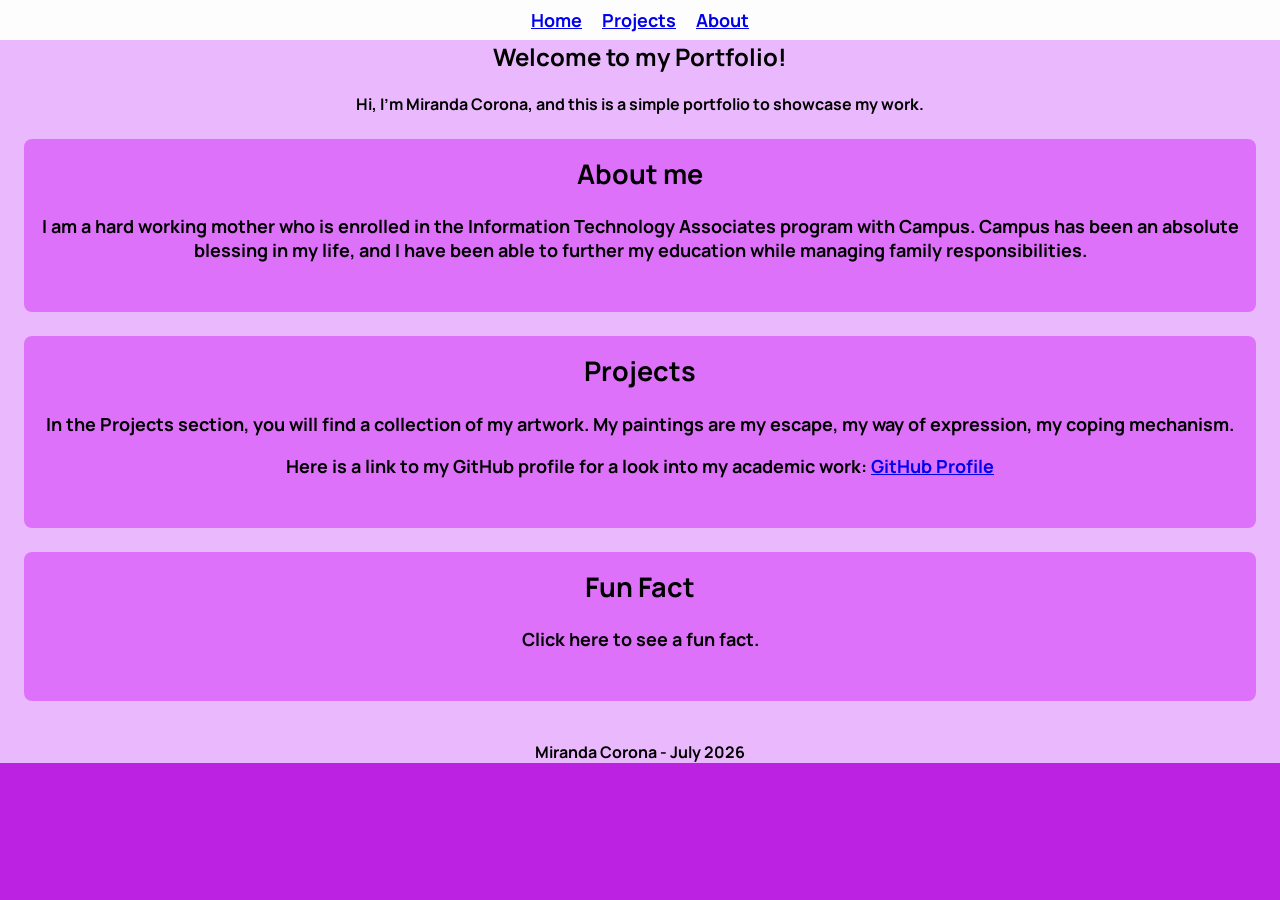
<file: index.html>
<!DOCTYPE html>
<html lang=en class="whole">
<head>
    <title>My Portfolio</title>
    <link rel="stylesheet" href="assets/css/style.css">
      <script src="assets/scripts/script.js" defer></script>
</head>
<body>
    <header>
        <nav class="navsection" aria-label="Main navigation">
            <button class="nav-toggle" type="button" aria-expanded="false" aria-controls="mainNav">Menu</button>
            <div id="mainNav" class="nav-links">
                <a href="index.html">Home</a>
                <a href="assets/pages/work.html">Projects</a>
                <a href="assets/pages/about.html">About</a>
            </div>
        </nav>
    </header>

    <main>
        <section class="conrol">
            <h1>Welcome to my Portfolio!</h1>
            <p>Hi, I'm Miranda Corona, and this is a simple portfolio to showcase my work.</p>
        </section>

        <section class="control">
            <h2>About me</h2>
            <p>I am a hard working mother who is enrolled in the Information Technology Associates program with Campus. Campus has been an absolute blessing in my life, and I have been able to further my education while managing family responsibilities.</p>
        </section>

        <section class="control">
            <h2>Projects</h2>
            <p>In the Projects section, you will find a collection of my artwork. My paintings are my escape, my way of expression, my coping mechanism.</p>
            <p>Here is a link to my GitHub profile for a look into my academic work: <a href="https://github.com/mirandacorona"> GitHub Profile</a></p>
        </section>

        <section class="control" id="funFactSection" role="button" tabindex="0" aria-label="Show a fun fact">
            <h2>Fun Fact</h2>
            <p id="funFact">Click here to see a fun fact.</p>
        </section>

    </main>

    <footer>Miranda Corona - July 2026</footer>
</body>
</html>
</file>
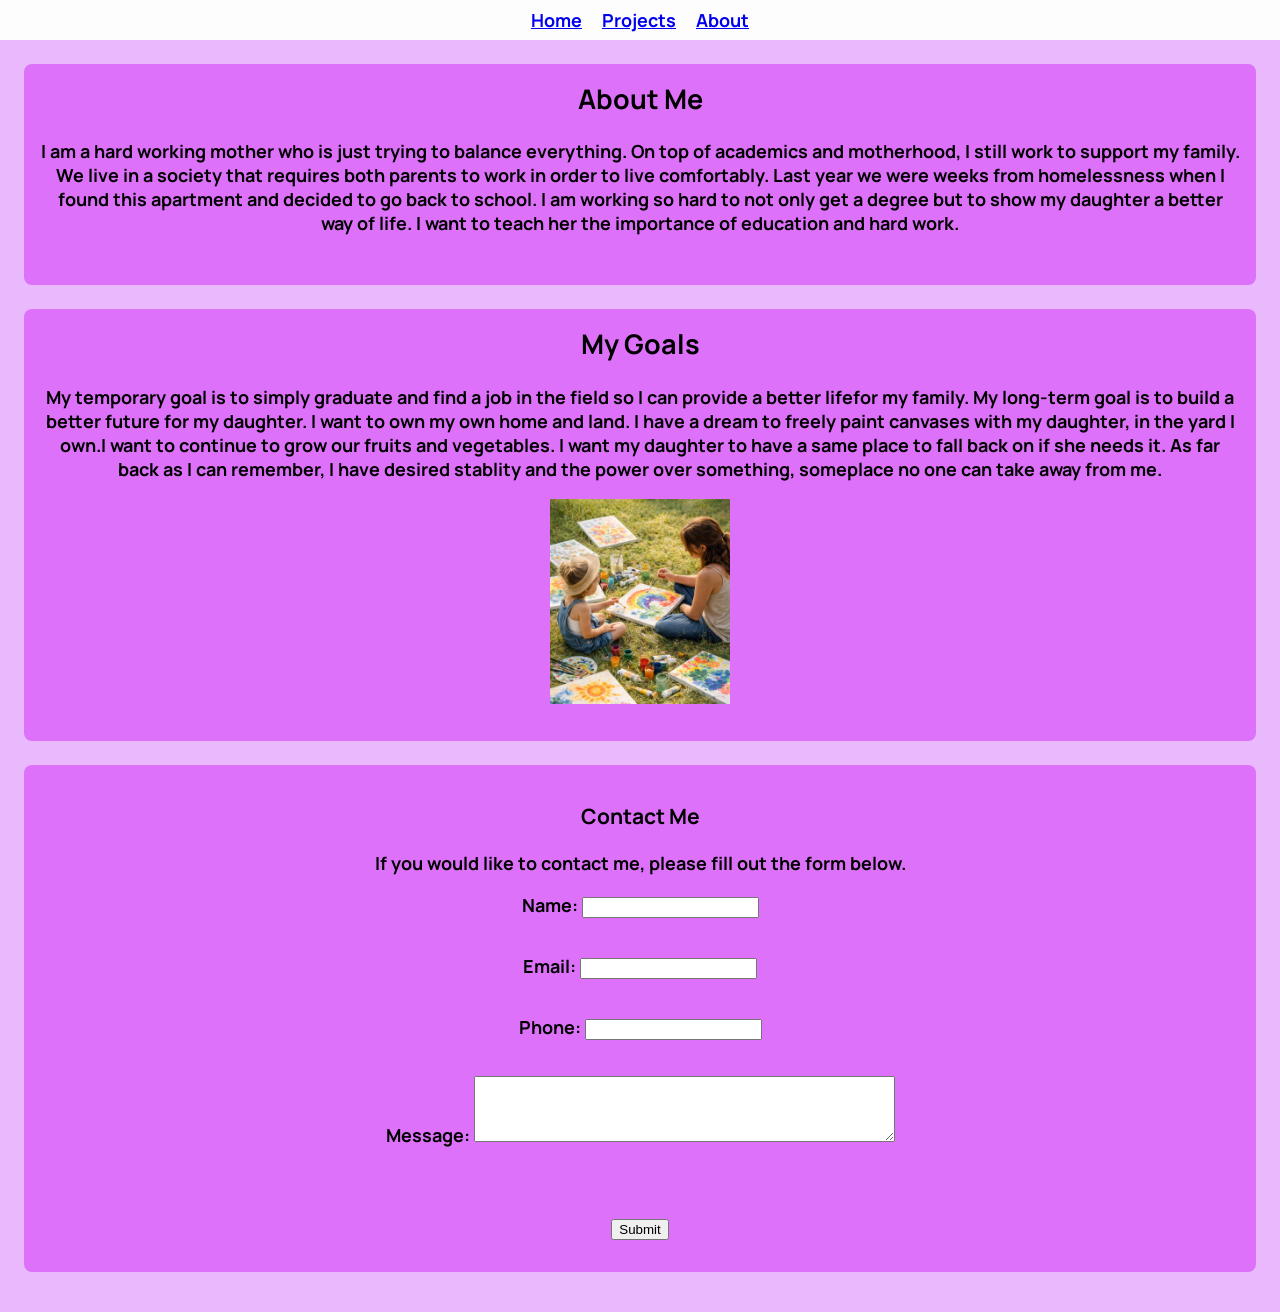
<file: assets/pages/about.html>
<!DOCTYPE html>
<html lang=en class="whole">
<head>
    <title>About Me</title>
    <link rel="stylesheet" href="../../assets/css/style.css">
    <script src="../../assets/scripts/script.js" defer></script>
</head>
<body>
    <header>
        <nav class="navsection" aria-label="Main navigation">
            <button class="nav-toggle" type="button" aria-expanded="false" aria-controls="mainNav">Menu</button>
            <div id="mainNav" class="nav-links">
                <a href="../../index.html">Home</a>
                <a href="../../assets/pages/work.html">Projects</a>
                <a href="../../assets/pages/about.html">About</a>
            </div>
        </nav>
    </header>

    <main>
        <section class="control">
            <h1>About Me</h1>
            <p>I am a hard working mother who is just trying to balance everything. On top of academics and motherhood, I still work to support my family. We live in a society that requires both parents to work in order to live comfortably. Last year we were weeks from homelessness when I found this apartment and decided to go back to school. I am working so hard to not only get a degree but to show my daughter a better way of life. I want to teach her the importance of education and hard work.</p>
        </section>

        <section class="control">
            <h2>My Goals</h2>
            <p>My temporary goal is to simply graduate and find a job in the field so I can provide a better lifefor my family.  My long-term goal is to build a better future for my daughter. I want to own my own home and land. I have a dream to freely paint canvases with my daughter, in the yard I own.I want to continue to grow our fruits and vegetables. I want my daughter to have a same place to fall back on if she needs it. As far back as I can remember, I have desired stablity and the power over something, someplace no one can take away from me.</p>
        <img src="../../assets/images/paintingtogether.png" alt="A photo of a mother and daughter painting together in a field." width="180" height="200">
        </section>
    <section class="control">
         <h3>Contact Me </h3>
            <p> If you would like to contact me, please fill out the form below.</p>
            <form id="contactForm" novalidate>
                <label for="name">Name:</label>
                <input type="text" id="name" name="name" aria-describedby="nameError"><br>
                <p id="nameError" class="field-error" aria-live="polite"></p>

                <label for="email">Email:</label>
                <input type="email" id="email" name="email" aria-describedby="emailError"><br>
                <p id="emailError" class="field-error" aria-live="polite"></p>

                <label for="phone">Phone:</label>
                <input type="tel" id="phone" name="phone" aria-describedby="phoneError"><br>
                <p id="phoneError" class="field-error" aria-live="polite"></p>

                <label for="message">Message:</label>
                <textarea id="message" name="message" rows="4" cols="50" aria-describedby="messageError"></textarea><br>
                <p id="messageError" class="field-error" aria-live="polite"></p>

                <p id="formStatus" class="form-status" aria-live="polite"></p>
                <input type="submit" value="Submit">
            </form>
</section>
    </main>
</body>
</html>
</file>
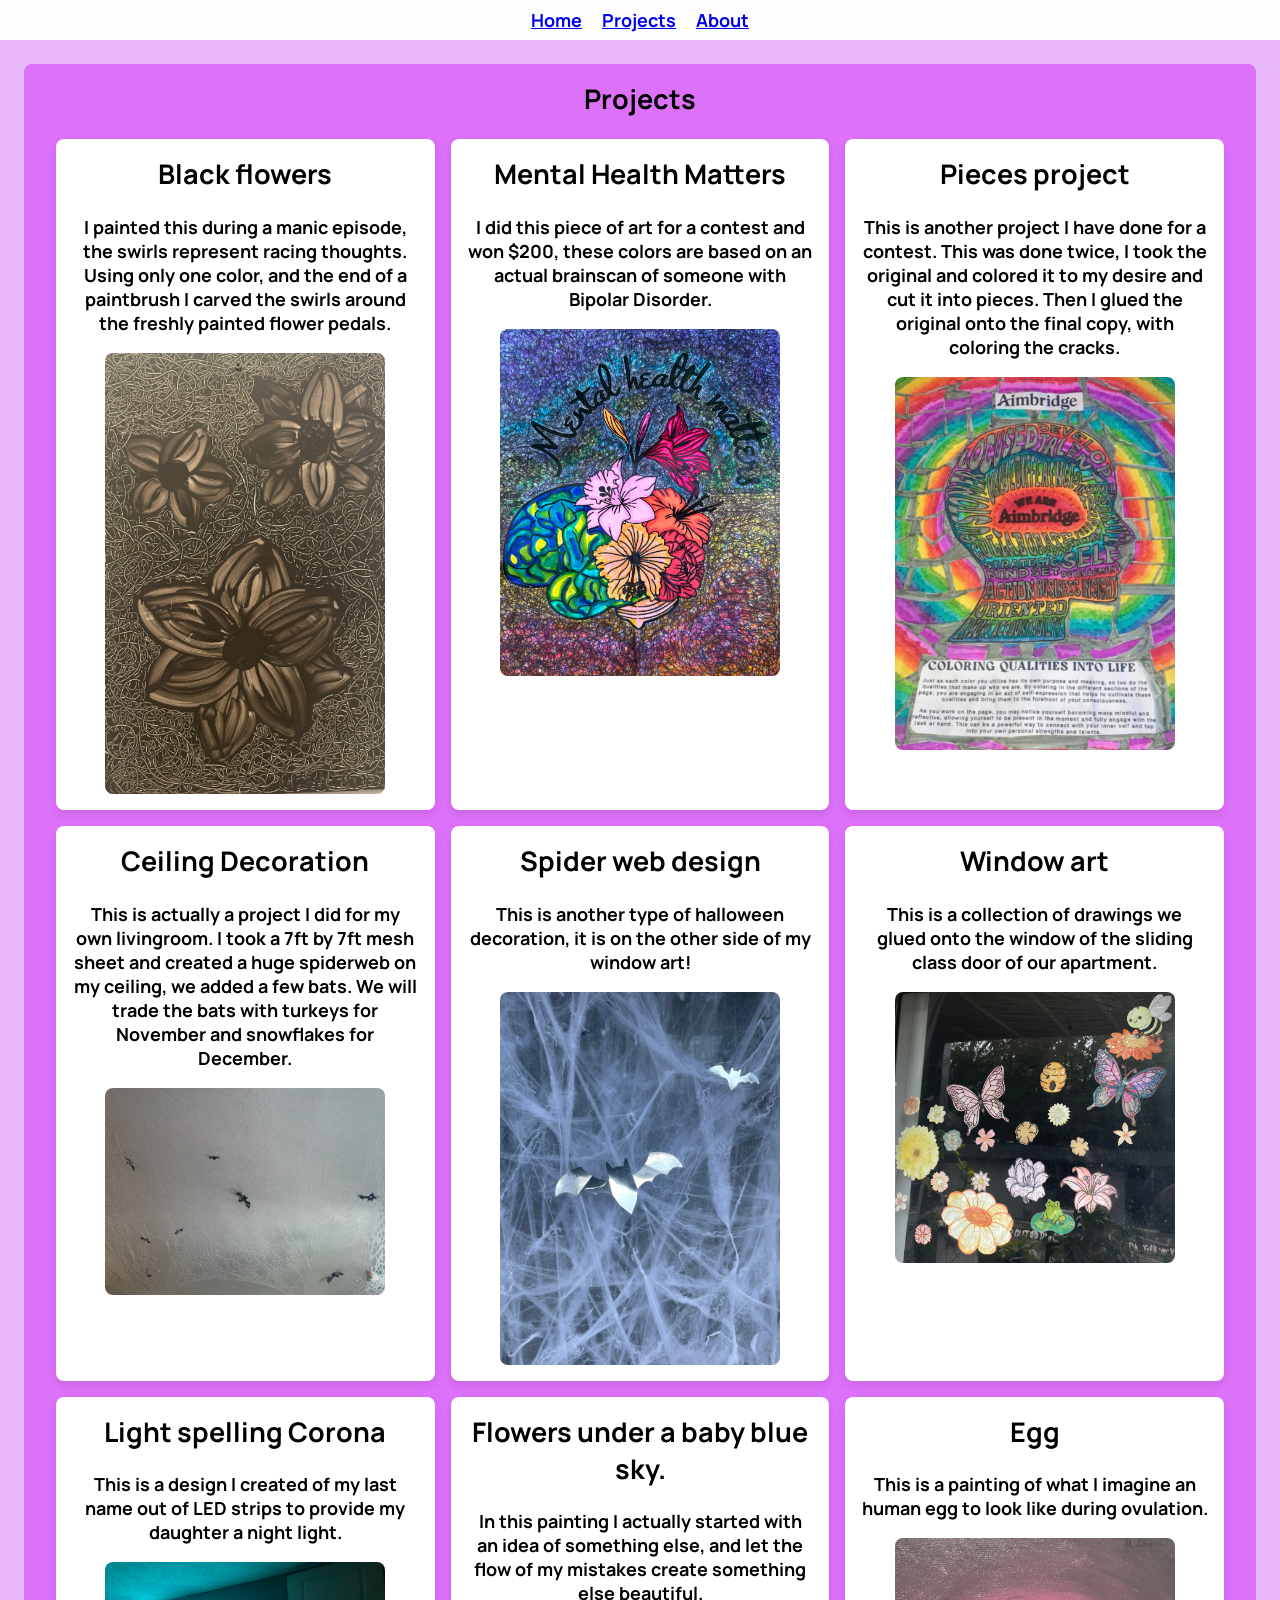
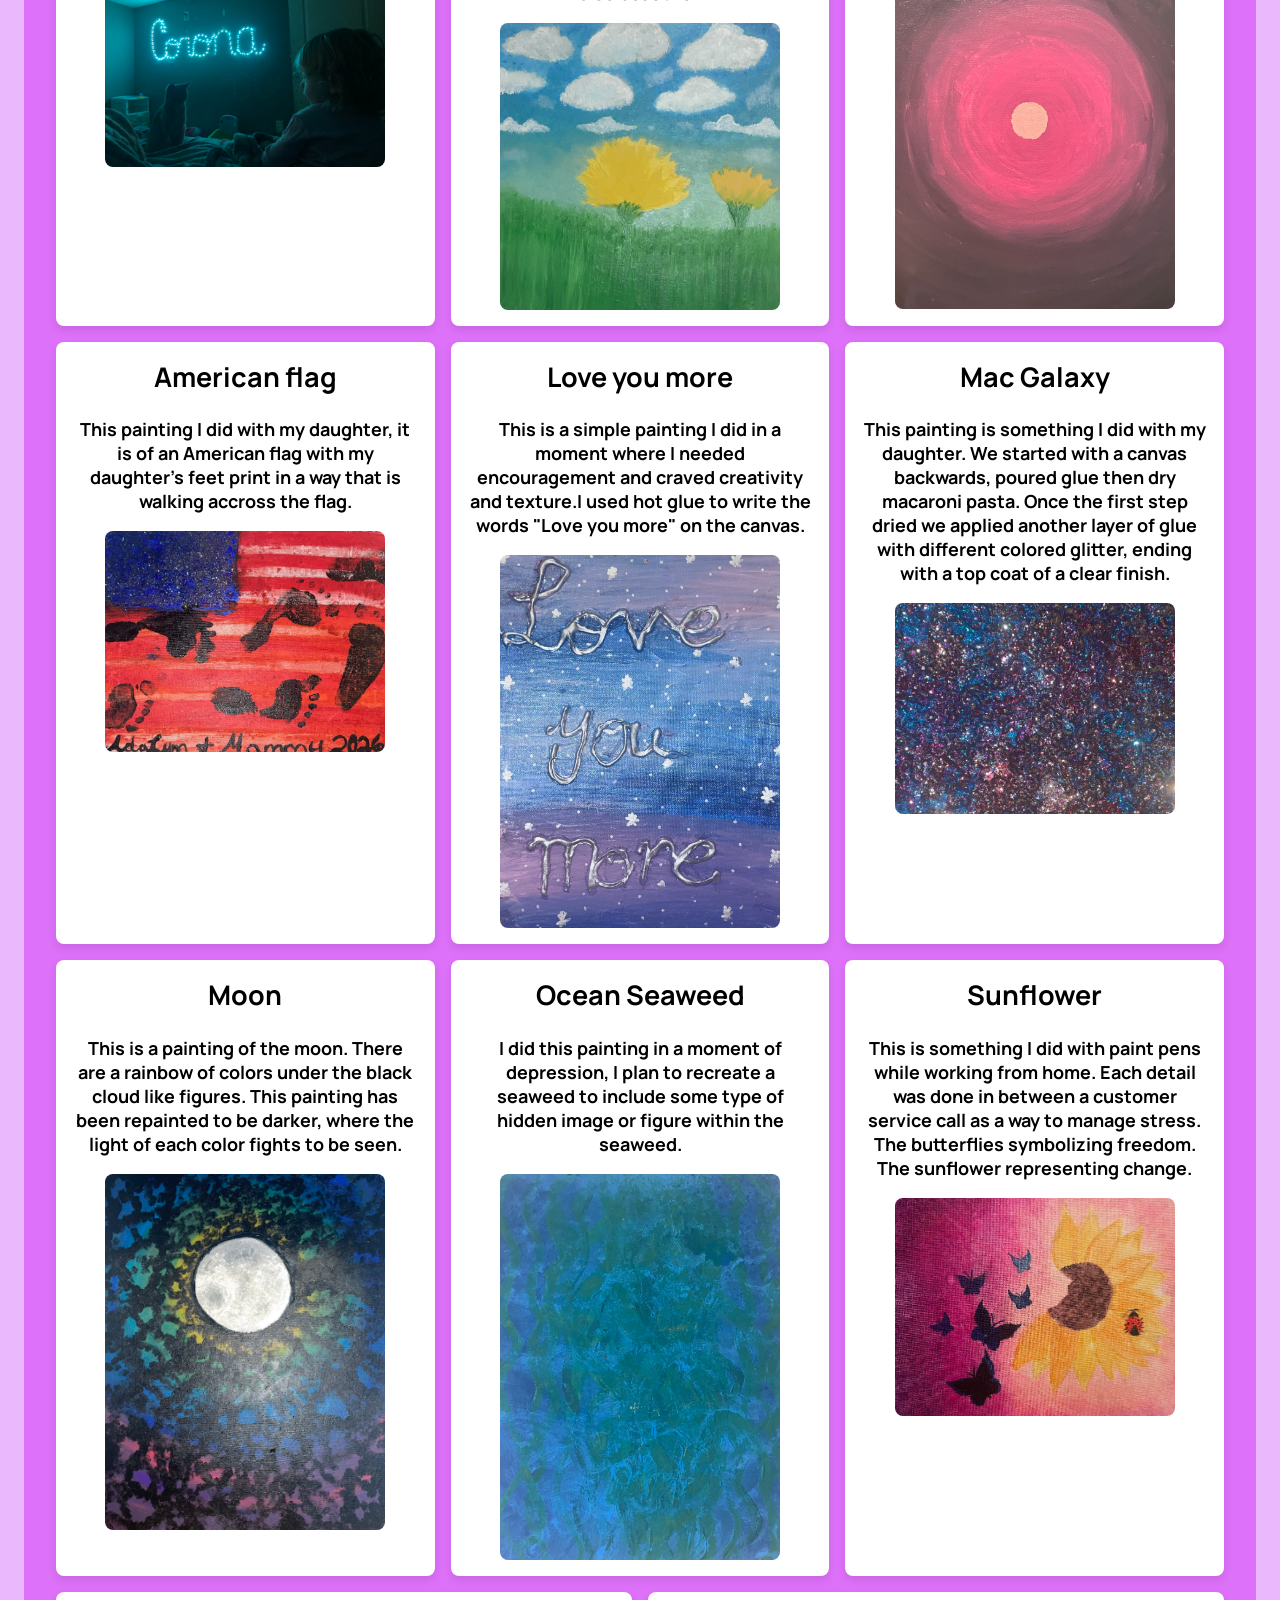
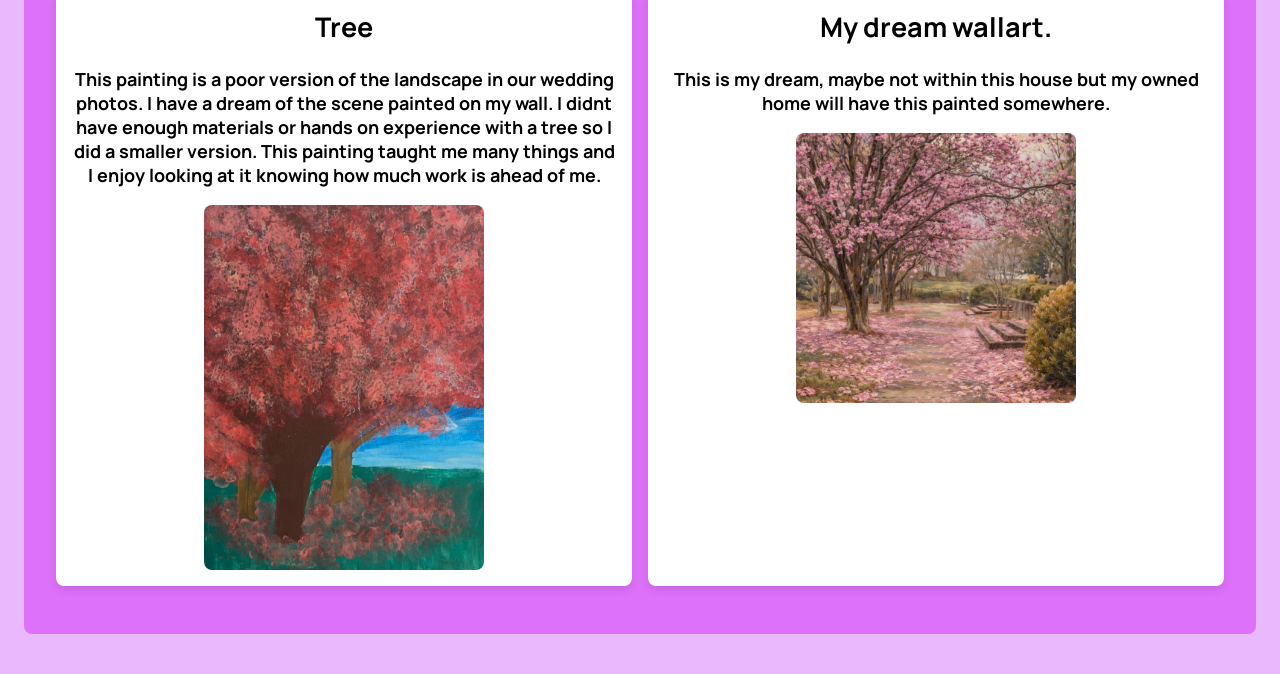
<file: assets/pages/work.html>
<!DOCTYPE html>
<html lang=en class="whole">
<head>
    <title>Projects</title>
    <link rel="stylesheet" href="../../assets/css/style.css">
    <script src="../../assets/scripts/script.js" defer></script>
</head>
<body>
    <header>
        <nav class="navsection" aria-label="Main navigation">
            <button class="nav-toggle" type="button" aria-expanded="false" aria-controls="mainNav">Menu</button>
            <div id="mainNav" class="nav-links">
                <a href="../../index.html">Home</a>
                <a href="../../assets/pages/work.html">Projects</a>
                <a href="../../assets/pages/about.html">About</a>
            </div>
        </nav>
    </header>

    <main>
        <section class="control">
            <h1>Projects</h1>
            <div class="projects">
                <div class="work">
                    <h2>Black flowers</h2>
                    <p>I painted this during a manic episode, the swirls represent racing thoughts. Using only one color, and the end of a paintbrush I carved the swirls around the freshly painted flower pedals.</p>
                      <img src="../../assets/images/blackflowers.png" alt="Black flowers painting" width="200" height="300">
                </div>
             
                <div class="work">
                    <h2>Mental Health Matters</h2>
                    <p>I did this piece of art for a contest and won $200, these colors are based on an actual brainscan of someone with Bipolar Disorder.</p>
                      <img src="../../assets/images/mentalhealth.png" alt="Mental Health Matters painting" width="250" height="300">
                </div>
            
               <div class="work">
                    <h2>Pieces project</h2>
                    <p>This is another project I have done for a contest. This was done twice, I took the original and colored it to my desire and cut it into pieces. Then I glued the original onto the final copy, with coloring the cracks.</p>
                    <img src="../../assets/images/crackedproject.jpeg" alt="Pieces of a original drawing glue onto another paper to appear as one" width="200" height="300">
                </div>

                <div class="work">
                    <h2>Ceiling Decoration</h2>
                    <p>This is actually a project I did for my own livingroom. I took a 7ft by 7ft mesh sheet and created a huge spiderweb on my ceiling, we added a few bats. We will trade the bats with turkeys for November and snowflakes for December.</p>
                      <img src="../../assets/images/ceilingdecorations.png" alt="Ceiling decoration painting" width="200" height="300">
                </div>
                <div class="work">
                    <h2>Spider web design</h2>
                    <p>This is another type of halloween decoration, it is on the other side of my window art!</p>
                    <img src="../../assets/images/spiderweb.jpeg" alt="Spider web design with reflective bats" width="200" height="300">
                </div>

                <div class="work">
                    <h2>Window art</h2>
                    <p>This is a collection of drawings we glued onto the window of the sliding class door of our apartment.</p>
                    <img src="../../assets/images/windowart.jpeg" alt="Window art with various drawings of flowers, butterflies, a bee and a frog." width="300" height="300">
                </div>
                <div class="work">
                    <h2>Light spelling Corona</h2>
                    <p>This is a design I created of my last name out of LED strips to provide my daughter a night light.</p>
                    <img src="../../assets/images/coronalight.png" alt="Light spelling Corona painting" width="300" height="200">
                </div>
          
                <div class="work">
                    <h2>Flowers under a baby blue sky.</h2>
                    <p>In this painting I actually started with an idea of something else, and let the flow of my mistakes create something else beautiful.</p>
                    <img src="../../assets/images/dayflowers.png" alt="Dayflowers painting" width="300" height="300">
                    </div>

                <div class="work">
                    <h2>Egg</h2>
                    <p>This is a painting of what I imagine an human egg to look like during ovulation.</p>
                    <img src="../../assets/images/egg.png" alt="Egg painting" width="200" height="250">
                    </div>
                    
                <div class="work">
                    <h2>American flag</h2>
                    <p>This painting I did with my daughter, it is of an American flag with my daughter's feet print in a way that is walking accross the flag.</p>
                    <img src="../../assets/images/flagfeet.png" alt="Small feet print walking over an american flag." width="300" height="200">
                    </div>

                <div class="work">
                <h2>Love you more</h2>
                <p>This is a simple painting I did in a moment where I needed encouragement and craved creativity and texture.I used hot glue to write the words "Love you more" on the canvas.</p>
                 <img src="../../assets/images/loveyoumore.png" alt="Love you more painting" width="200" height="300">
                </div> 
                
                <div class="work">
                <h2>Mac Galaxy</h2>
                <p>This painting is something I did with my daughter. We started with a canvas backwards, poured glue then dry macaroni pasta. Once the first step dried we applied another layer of glue with different colored glitter, ending with a top coat of a clear finish.</p>
                 <img src="../../assets/images/macgalaxy.png" alt="" width="300" height="200">
                </div> 
       
                <div class="work">
                <h2>Moon</h2>
                <p>This is a painting of the moon. There are a rainbow of colors under the black cloud like figures. This painting has been repainted to be darker, where the light of each color fights to be seen.</p>
                 <img src="../../assets/images/moon.png" alt="Moon painting" width="220" height="300">
                </div>
          
                <div class="work">
                <h2>Ocean Seaweed</h2>
                <p>I did this painting in a moment of depression, I plan to recreate a seaweed to include some type of hidden image or figure within the seaweed.</p>
                 <img src="../../assets/images/oceanseaweed.png" alt="Ocean Seaweed painting" width="200" height="280">
                </div>
        
                <div class="work">
                <h2>Sunflower</h2>
                <p>This is something I did with paint pens while working from home. Each detail was done in between a customer service call as a way to manage stress. The butterflies symbolizing freedom. The sunflower representing change. </p>
                 <img src="../../assets/images/sunflower.png" alt="Sunflower painting with a pink background, multiple flowers and a ladybug" width="280" height="200">
                </div>

                <div class="work">
                <h2>Tree</h2>
                <p>This painting is a poor version of the landscape in our wedding photos. I have a dream of the scene painted on my wall. I didnt have enough materials or hands on experience with a tree so I did a smaller version. This painting taught me many things and I enjoy looking at it knowing how much work is ahead of me.</p>
                 <img src="../../assets/images/tree.png" alt="Tree painting" width="200" height="280">
                </div>
          
                <div class="work">
                <h2>My dream wallart.</h2>
                <p>This is my dream, maybe not within this house but my owned home will have this painted somewhere.</p>
                <img src="../../assets/images/dream.png" alt="Image of a cherry blossom tree and concrete steps under a warm light" width="300" height="300">
                </div>
            </div>
        </section>

    </main>
</body>
</html>
</file>
<file: assets/css/style.css>
@import url('https://fonts.googleapis.com/css2?family=Manrope:wght@200..800&display=swap');

* {
    box-sizing: border-box;
}

html {background-color:rgb(188, 34, 226)}
.whole { font-family: 'Manrope', sans-serif;
     text-align:center;
   font-weight: bold;}
body {background-color:rgb(234, 185, 253);
     margin:0; padding:0;
     max-width: 100%;
     overflow-x: hidden;}
img {
    max-width: 100%;
    height: auto;
}
header{ text-align:left; 
    color:rgb(0, 0, 0)}
.welcome{background-color:rgb(77, 2, 120);
    color:seashell; 
    padding:24px 16px; 
    margin:16px; 
    border-radius:8px;}
.projects { display: flex; 
    justify-content: space-between;
    gap: 16px;
    margin: 16px;
    flex-wrap: wrap;}
.work { background-color: rgb(255, 255, 255);
    padding: 16px; 
    border-radius: 8px; 
    flex: 1 1 30%;
    box-shadow: 0 4px 8px rgba(0,0,0,0.1);}

.work img {
    display: block;
    width: 100%;
    max-width: 280px;
    height: auto;
    margin: 12px auto 0;
    border-radius: 8px;
}

@media (max-width: 767px) 
{.projects { flex-direction: column; }
 .work { flex: 1 1 100%; }
 .work img { max-width: 100%; width: min(100%, 420px); }
 .control {
    margin: 12px 8px;
    padding: 14px 12px 18px;
 }
 .nav-links {
    width: 100%;
 }
}
@media (min-width: 768px) and (max-width: 1199px) 
{.work { flex: 1 1 calc(50% - 16px); }}
@media (min-width: 1200px) 
{.work { flex: 1 1 calc(33.333% - 16px); }}
.image {color:black;
    padding: 16px; 
    border: 8px; 
    margin: 16px 0; 
    text-align:center;}
#mc{ padding: 16px;
     border: 8px; 
     margin: 16px 0;}
.navsection {background-color: rgb(253, 253, 253);
     padding: 8px; 
     text-align: center;
    font-size: 18px;
    font-weight: bold;}
.nav-links {
    display: flex;
    justify-content: center;
    gap: 20px;
    flex-wrap: wrap;
}
.nav-toggle {
    display: none;
    margin: 0 auto 12px;
    padding: 8px 16px;
    border: none;
    border-radius: 6px;
    background-color: rgb(77, 2, 120);
    color: white;
    font-weight: bold;
    cursor: pointer;
}
.control {background-color: rgb(221, 113, 249);
     padding: 16px 16px 32px;
      margin: 24px; 
      border-radius: 8px;
    font-size: 18px;
    font-weight: bold;
    color: rgb(0, 0, 0);}
.box {
  width: 300px;
  height: 150px;
}

main {padding-bottom: 16px;}
h1, h2 {margin-top: 0;}
.image {margin: 16px; 
    padding: 16px; 
    border-radius: 8px;}

    .error {
        display: inline-block;
        color: red;
        font-weight: bold;
        background-color: rgb(255, 255, 255); 
        padding: 8px;
        gap: 16px;
         margin: 8px;
         text-align: center; 
                }

.field-error {
    min-height: 20px;
    margin: 4px 0 12px;
    color: #8b1e1e;
    font-size: 0.9rem;
    text-align: left;
}

.form-status {
    min-height: 20px;
    margin: 12px 0;
    font-weight: bold;
}

.form-status.error {
    color: #8b1e1e;
}

.form-status.success {
    color: #0d6b2a;
}

input.invalid,
textarea.invalid {
    border: 2px solid #8b1e1e;
    background-color: #fff3f3;
}

@media (max-width: 767px) {
    .nav-toggle {
        display: block;
    }

    .nav-links {
        display: none;
        flex-direction: column;
        gap: 12px;
        padding: 8px 0;
    }

    .nav-links.open {
        display: flex;
    }
}
</file>
